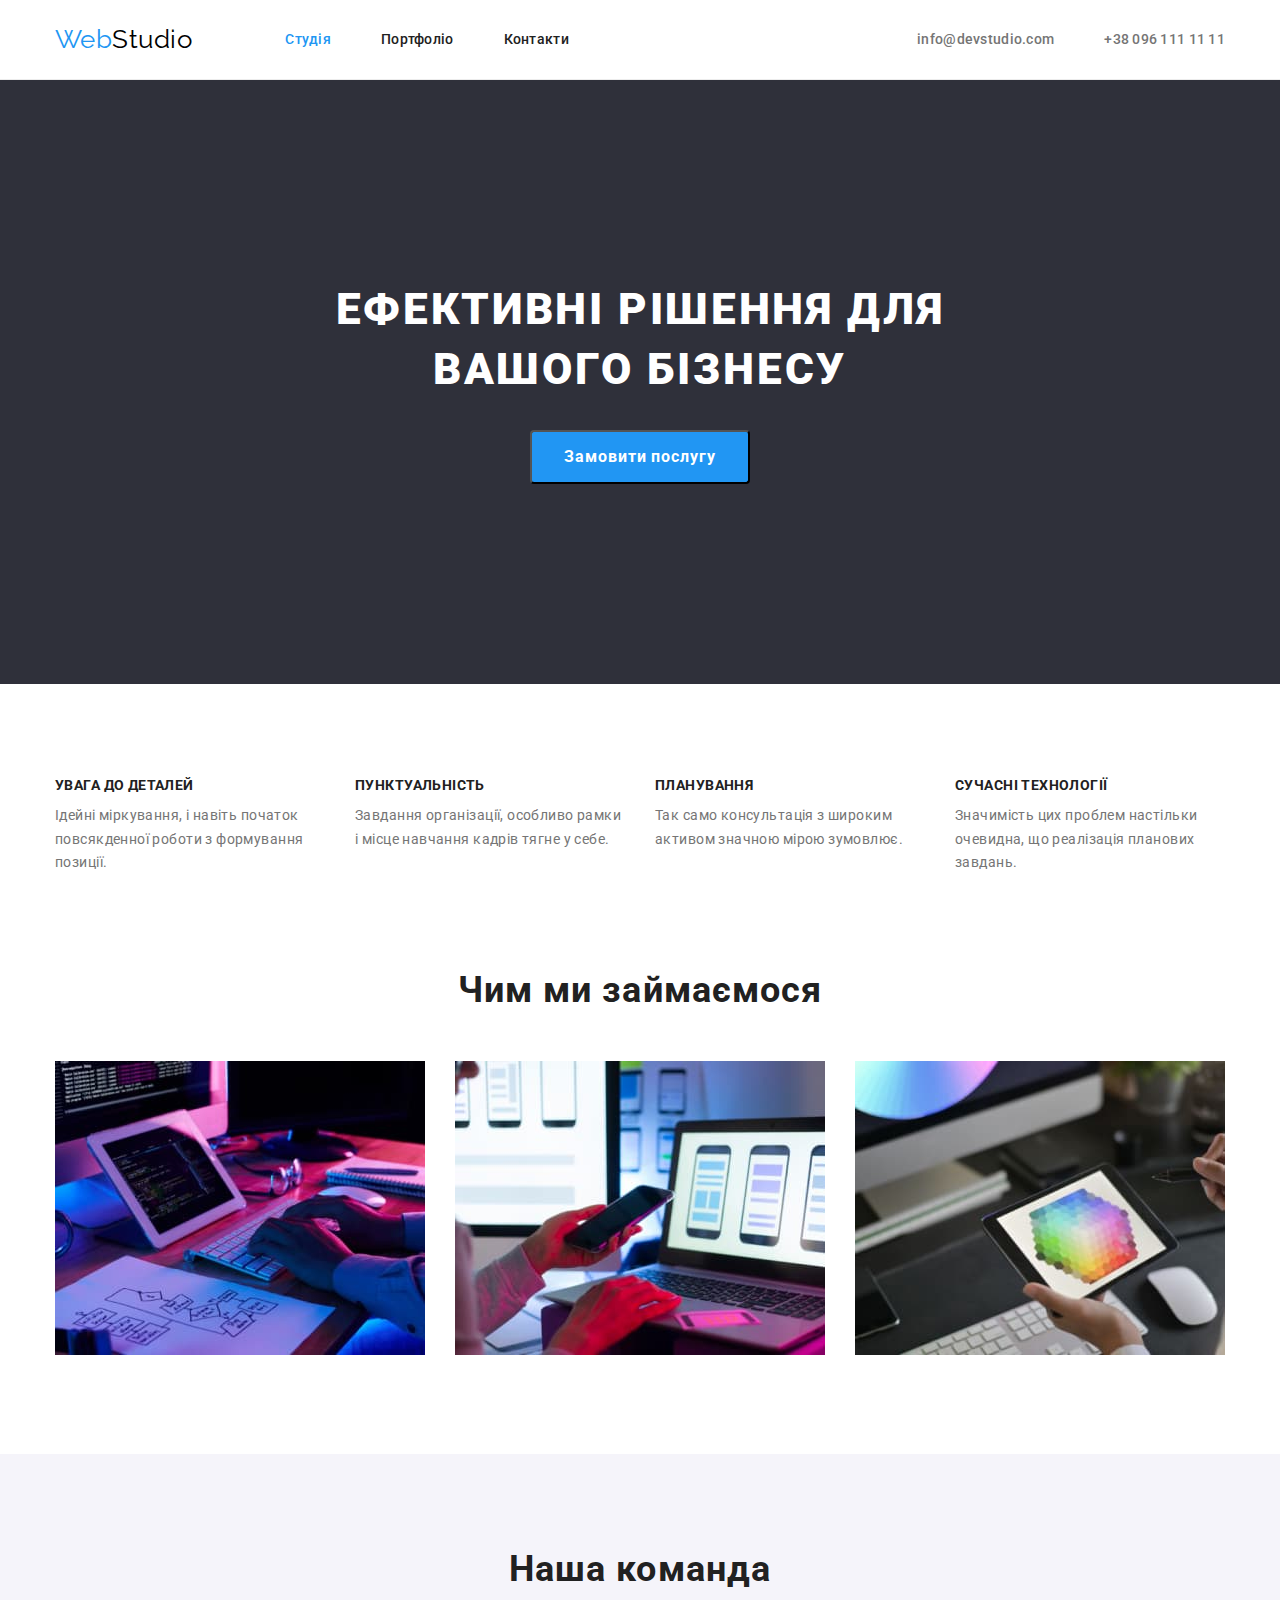
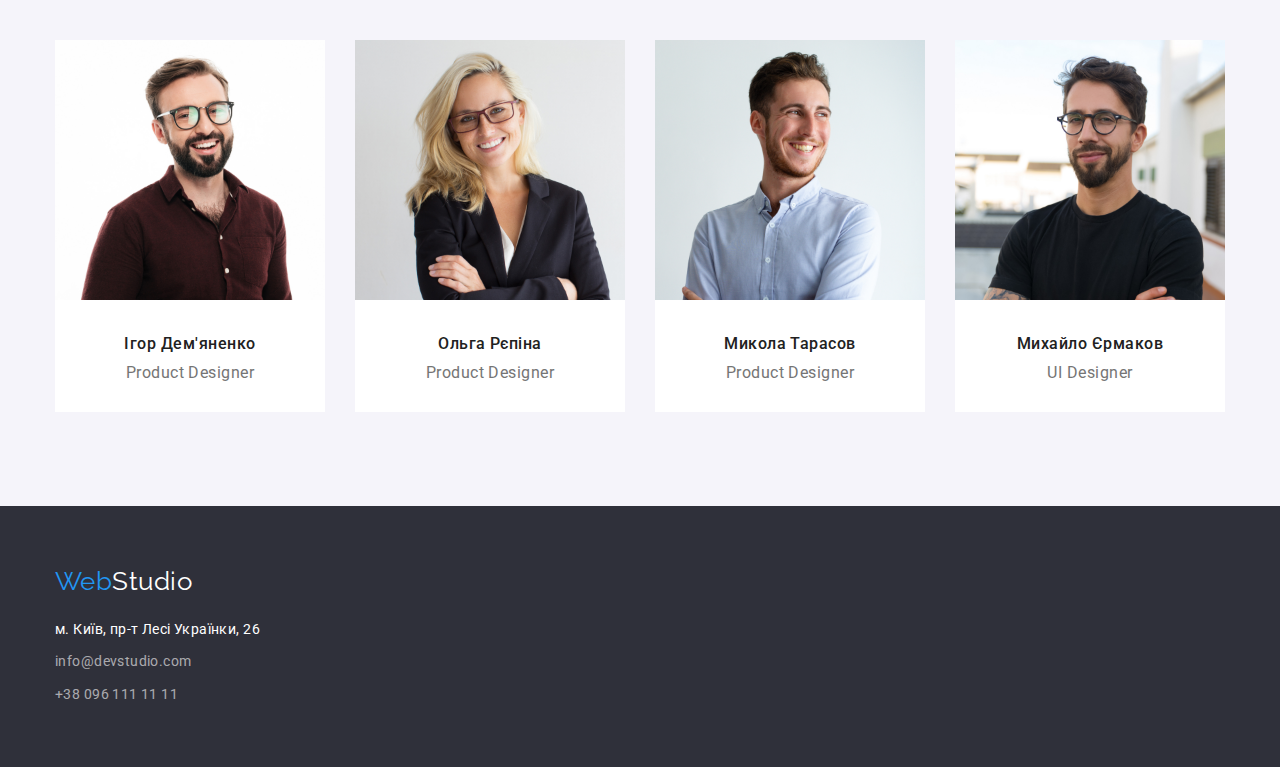
<file: index.html>
<!DOCTYPE html>
<html lang="uk">
    <head>
        <meta charset="UTF-8" />
        <meta http-equiv="X-UA-Compatible" content="IE=edge" />
        <meta name="viewport" content="width=device-width, initial-scale=1.0" />
        <title>Document</title>
        <link href="https://fonts.googleapis.com/css2?family=Raleway:wght@700&family=Roboto:wght@400;500;700;900&display=swap" rel="stylesheet" />
        <link rel="stylesheet" href="https://cdnjs.cloudflare.com/ajax/libs/modern-normalize/1.1.0/modern-normalize.min.css" />
        <link rel="stylesheet" href="./css/styles.css" />
    </head>
    <body class="page">
        <header class="page-header">
            <div class="container header-links">         
                <a href="/" class="decoration logo">
                    <span class="logo-one">Web</span><span class="logo-two">Studio</span>
                </a>
                <nav>
                <ul class="site-nav list">
                    <li class="item"><a href="./index.html" class="link current">Студія</a></li>
                    <li class="item"><a href="./portfolio.html" class="link">Портфоліо</a></li>
                    <li class="item"><a href="" class="link" >Контакти</a></li>
                </ul>
            </nav>
            <ul class="contacts list">
                <li class="item" ><a href="mailto:info@devstudio.com" class="link">info@devstudio.com</a></li>
                <li class="item"><a href="tel:+380961111111" class="link">+38 096 111 11 11</a></li>
            </ul>
        </div>
        </header>
        <main>
            <!--Шапка сайту-->
        
                <section class="hero">
                    <div class="container"> 
                    <h1 class="hero-title">Ефективні рішення для вашого бізнесу</h1>
                    <button type="button" class="button primary">Замовити послугу</button>
                </div>
                </section>
            
            <!--Основні акценти-->
            <section class="section">
                <div class="container">
            <!-- <h2 class="section-title">Наші пріорітети</h2>     -->
      
                <ul class="priority list">
                    <li class="priority-item">
                        <h3 class="title">УВАГА ДО ДЕТАЛЕЙ</h3>
                        <p class="text">
                            Ідейні міркування, і навіть початок повсякденної
                            роботи з формування позиції.
                        </p>
                    </li>
                    <li class="priority-item">
                        <h3 class="title">ПУНКТУАЛЬНІСТЬ</h3>
                        <p class="text">
                            Завдання організації, особливо рамки і місце
                            навчання кадрів тягне у себе.
                        </p>
                    </li>
                    <li class="priority-item" >
                        <h3 class="title">ПЛАНУВАННЯ</h3>
                        <p class="text">
                            Так само консультація з широким активом значною
                            мірою зумовлює.
                        </p>
                    </li>
                    <li class="priority-item">
                        <h3 class="title">СУЧАСНІ ТЕХНОЛОГІЇ</h3>
                        <p class="text">
                            Значимість цих проблем настільки очевидна, що
                            реалізація планових завдань.
                        </p>
                    </li>
                </ul>
            </div>
            </section>
            <!--Напрямки діяльності-->
            <section class="section direction">
                <div class="container"> 
                <h2 class="section-title">Чим ми займаємося</h2>
                <ul class="image-list list">
                    <li class="image-item">
                        <img 
                            src="./images/img-operation-1.jpg"
                            alt="вид діяльності 1"
                            width="370"
                        />
                    </li>

                    <li class="image-item">
                        <img
                            src="./images/img-operation-2.jpg"
                            alt="вид діяльності 2"
                            width="370"
                        />
                    </li>

                    <li class="image-item">
                        <img
                            src="./images/img-operation-3.jpg"
                            alt="вид діяльності 3"
                            width="370"
                        />
                    </li>
                </ul>
            </div>
            </section>
            <!--Наша команда-->

            <section class="section shadow">
                <div class="container">
                <h2 class="section-title">Наша команда</h2>
                <ul class="personal list">
                    <li class="personal-card">
                        <img
                            src="./images/img1.jpg"
                            alt="фото Ігор Дем'яненко"
                            width="270"
                        />
                        <div class="personal-data">
                        <h3 class="name">Ігор Дем'яненко</h3>
                        <p class="position">Product Designer</p></div>
                    </li>
                    <li class="personal-card">
                        <img
                            src="./images/img2.jpg"
                            alt="фото Ольга Рєпіна"
                            width="270"
                        />
                        <div class="personal-data">
                        <h3 class="name" >Ольга Рєпіна</h3>
                        <p class="position">Product Designer</p></div>
                    </li>
                    <li class="personal-card">
                        <img
                            src="./images/img3.jpg"
                            alt="фото Микола Тарасов"
                            width="270"
                        />
                        <div class="personal-data">
                        <h3 class="name">Микола Тарасов</h3>
                        <p class="position">Product Designer</p></div>
                    </li>
                    <li class="personal-card">
                        <img
                            src="./images/img4.jpg"
                            alt="фото Михайло Єрмаков"
                            width="270"
                        />
                        <div class="personal-data">
                        <h3 class="name">Михайло Єрмаков</h3>
                        <p class="position">UI Designer</p></div>
                    </li>
                </ul>
                </div>
            </section>
        </main>
        <!--футер-->
        <footer class="footer">
            <div class="container">
                <a href="/" class="logo decoration ">
                   <span class="logo-one">Web</span><span class="logo-three">Studio</span>
                </a>
                <address>
                    <ul class="address list">
                    <li><a href="/" class="post-address decoration">м. Київ, пр-т Лесі Українки, 26</a></li>
                    <li class="contact"><a href="mailto:info@devstudio.com" class="contact decoration">info@devstudio.com</a></li>
                    <li class="contact"><a href="tel:+38096111111" class="contact decoration">+38 096 111 11 11</a></li>
                </ul>
                </address>
            </div>
        </footer>
    </body>
</html>
</file>
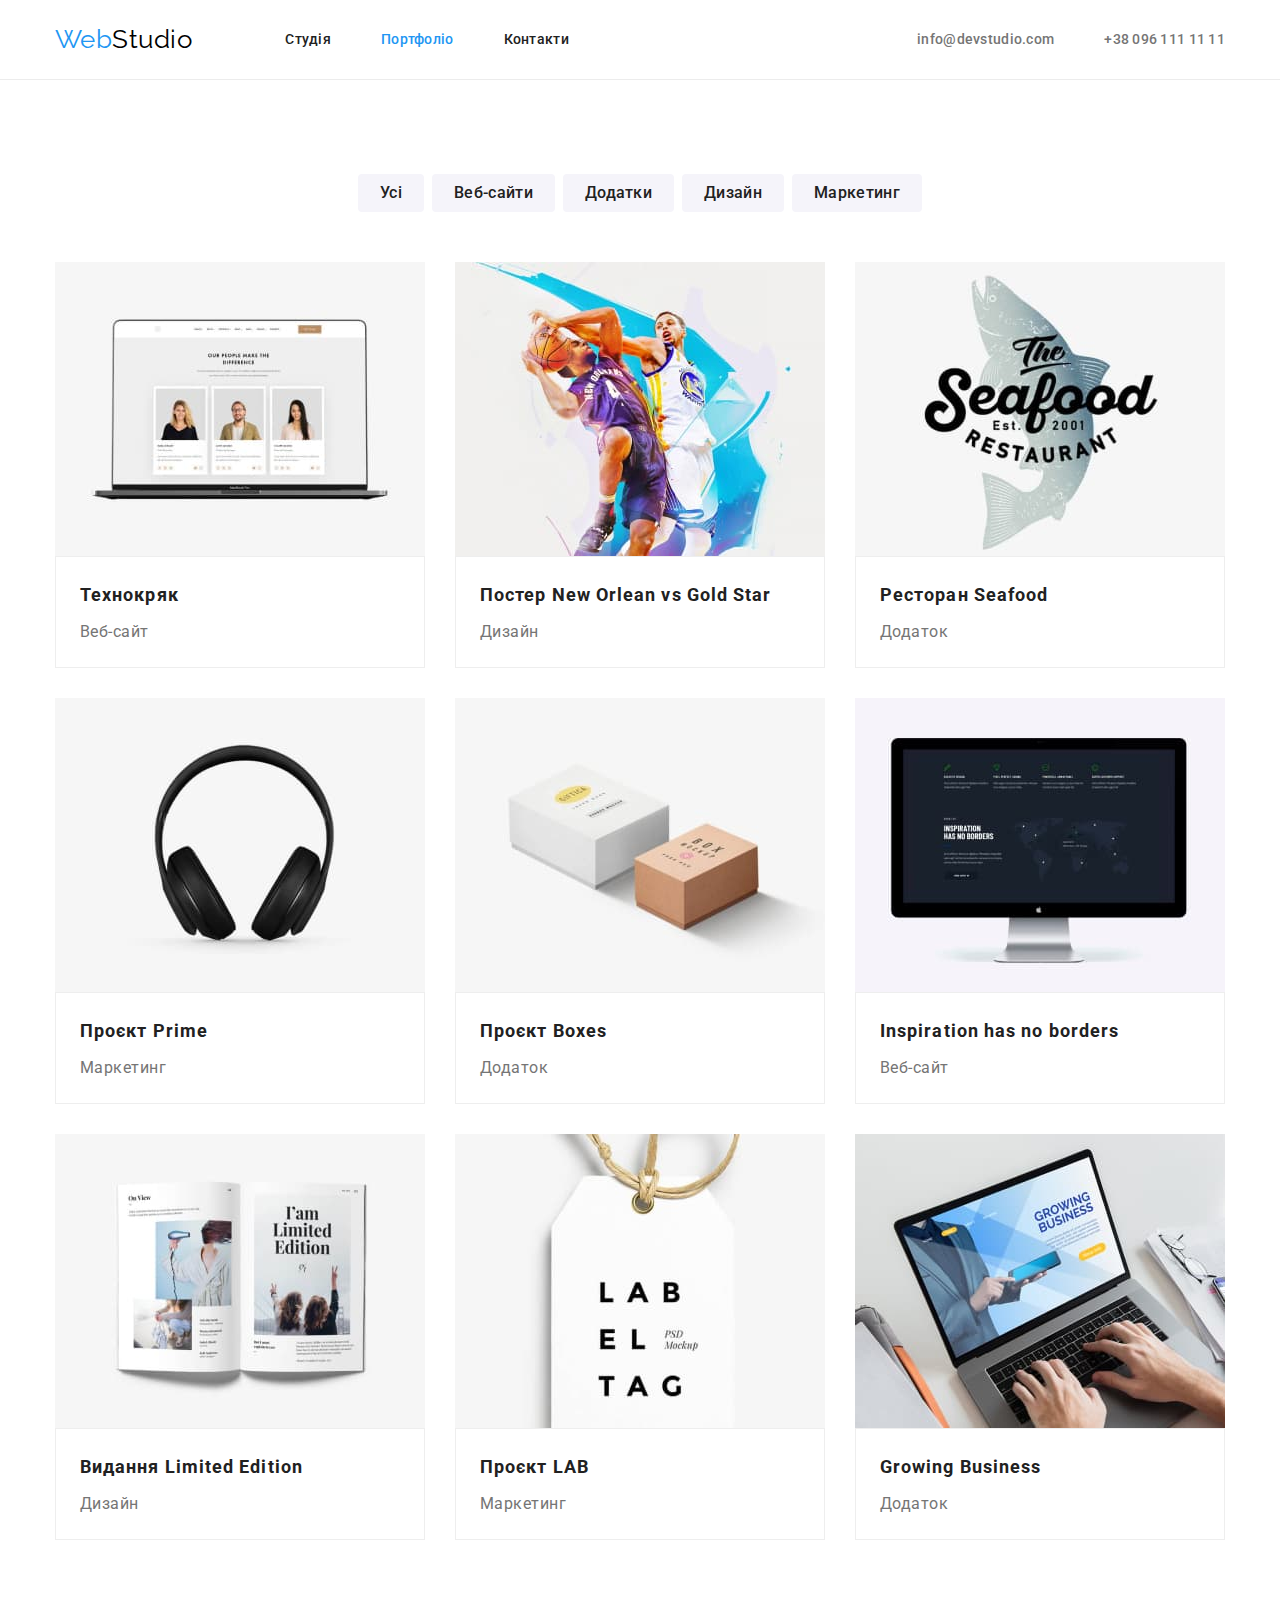
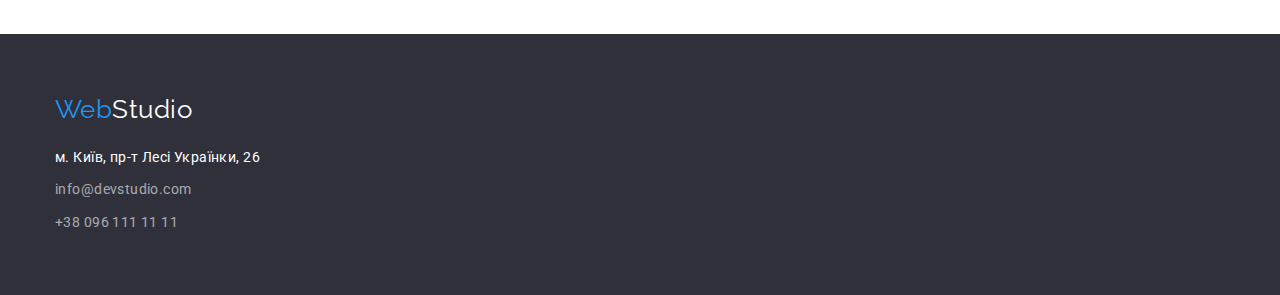
<file: portfolio.html>
<!DOCTYPE html>
<html lang="uk">
    <head>
        <meta charset="UTF-8" />
        <meta http-equiv="X-UA-Compatible" content="IE=edge" />
        <meta name="viewport" content="width=device-width, initial-scale=1.0" />
        <title>Document</title>
        <link href="https://fonts.googleapis.com/css2?family=Raleway:wght@700&family=Roboto:wght@400;500;700;900&display=swap" rel="stylesheet" />
        <link rel="stylesheet" href="https://cdnjs.cloudflare.com/ajax/libs/modern-normalize/1.1.0/modern-normalize.min.css" />
        <link rel="stylesheet" href="./css/styles.css" />
    </head>
    <body class="page">
        <header class="page-header">
            <div class="container header-links">         
                <a href="/" class="decoration logo">
                    <span class="logo-one">Web</span><span class="logo-two">Studio</span>
                </a>
                <nav>
                <ul class="site-nav list">
                    <li class="item"><a href="./index.html" class="link">Студія</a></li>
                    <li class="item"><a href="./portfolio.html" class="link  current">Портфоліо</a></li>
                    <li class="item"><a href="" class="link" >Контакти</a></li>
                </ul>
            </nav>
            <ul class="contacts list">
                <li class="item" ><a href="mailto:info@devstudio.com" class="link">info@devstudio.com</a></li>
                <li class="item"><a href="tel:+380961111111" class="link">+38 096 111 11 11</a></li>
            </ul>
        </div>
        </header>
        <!--Контент сторінки портфоліо-->
        <main>
            <section class="section">
                <div class="container"> 
             <!--<h1>Наші роботи</h1>-->
             <ul class="button-filter list"> 
                 <li class="button-item"><button type="button" class="button secondary filter">Усі</button></li>
                 <li class="button-item"><button type="button" class="button secondary filter">Веб-сайти</button></li>
                 <li class="button-item"><button type="button" class="button secondary filter">Додатки</button></li>
                 <li class="button-item"><button type="button" class="button secondary filter">Дизайн</button></li>
                 <li class="button-item"><button type="button" class="button secondary filter">Маркетинг</button></li>
                </ul>
                <ul class="work-example list">
                    <li class="card-example">
                        <img class="img"
                            src="./images/img-work-1.jpg"
                            alt="веб-сайт Приклад №1"
                            width="370"
                        />
                        <div class="card-title">
                        <h2 class="name-example">Технокряк</h2>
                        <p class="branch">Веб-сайт</p></div>
                    </li>
                    <li class="card-example">
                        <img class="img"
                            src="./images/img-work-2.jpg"
                            alt="Дизайн Приклад№2"
                            width="370"
                        />
                        <div class="card-title">

                            <h2 lang="en" class="name-example" >Постер New Orlean vs Gold Star</h2>
                            <p class="branch">Дизайн</p>
                        </div>
                    </li>
                    <li class="card-example">
                        <img class="img"
                            src="./images/img-work-3.jpg"
                            alt="Додаток Приклад№3"
                            width="370"
                        />
                        <div class="card-title"> 
                            <h2 lang="en" class="name-example">Ресторан Seafood</h2>
                            <p class="branch">Додаток</p>
                        </div>
                    </li>
                    <li class="card-example">
                        <img class="img"
                            src="./images/img-work-4.jpg"
                            alt="Маркетинг Приклад№4"
                            width="370"
                        />
                        <div class="card-title">

                            <h2 lang="en" class="name-example">Проєкт Prime</h2>
                            <p class="branch">Маркетинг</p>
                        </div>
                    </li>
                    <li class="card-example">
                        <img class="img"
                            src="./images/img-work-5.jpg"
                            alt="Додаток Приклад№5"
                            width="370"
                        />
                        <div class="card-title">

                            <h2 lang="en" class="name-example">Проєкт Boxes</h2>
                            <p class="branch">Додаток</p>
                        </div>
                    </li>
                    <li class="card-example">
                        <img class="img"
                            src="./images/img-work-6.jpg"
                            alt="Веб-сайт Приклад №6"
                            width="370"
                        />
                        <div class="card-title">

                            <h2 lang="en" class="name-example">Inspiration has no borders</h2>
                            <p class="branch">Веб-сайт</p>
                        </div>
                    </li>
                    <li class="card-example">
                        <img class="img"
                            src="./images/img-work-7.jpg"
                            alt="Дизайн Приклад №7"
                            width="370"
                        />
                        <div class="card-title">

                            <h2 lang="en" class="name-example">Видання Limited Edition</h2>
                            <p class="branch">Дизайн</p>
                        </div>
                    </li>
                    <li class="card-example">
                        <img class="img"
                            src="./images/img-work-8.jpg"
                            alt="Маркетинг Приклад №8"
                            width="370"
                        />
                        <div class="card-title">

                            <h2 lang="en" class="name-example">Проєкт LAB</h2>
                            <p class="branch">Маркетинг</p>
                        </div>
                    </li>
                    <li class="card-example">
                        <img class="img"
                            src="./images/img-work-9.jpg"
                            alt="Додаток Приклад №9"
                            width="370"
                        />
                        <div class="card-title">

                            <h2 lang="en" class="name-example">Growing Business</h2>
                            <p class="branch">Додаток</p>
                        </div>
                    </li>
                </ul>
            </div>
            </section>
        </main>
        <!--футер-->
        <footer class="footer">
            <div class="container">
                <a href="/" class="logo decoration ">
                   <span class="logo-one">Web</span><span class="logo-three">Studio</span>
                </a>
                <address>
                    <ul class="address list">
                    <li><a href="/" class="post-address decoration">м. Київ, пр-т Лесі Українки, 26</a></li>
                    <li class="contact"><a href="mailto:info@devstudio.com" class="contact decoration">info@devstudio.com</a></li>
                    <li class="contact"><a href="tel:+38096111111" class="contact decoration">+38 096 111 11 11</a></li>
                </ul>
                </address>
            </div>
        </footer>
    </body>
</html>
</file>
<file: css/styles.css>
:root {
    --primary-text-color: #2F303A;
    --title-text-color: #212121;
--primaty-white-color: #FFFFFF;
    --accent-color: #2196F3;
}

.page {  
margin: 0;
font-family: 'Roboto', sans-serif;
background-color: white;
color:#757575 ;
letter-spacing: 0.03em;
}

.page-header {
padding-top: 24px;
padding-bottom: 24px;
border-bottom:1px solid #ECECEC;
}
.decoration {
text-decoration: none;
}

.header-links {
display: flex;
padding-left: 0;
align-items: center;
}

.container {
margin: 0 auto;
padding-left: 15px;
padding-right: 15px;
width: 1200px; 
}

.header-links {
margin: auto;
}

/* logo */
.logo {
font-family: 'Raleway', sans-serif;
font-style: Bold;
font-size: 26px;
line-height: 1.2;
}

.logo-one {
color:var(--accent-color);
}

.logo-two {
color:#000000;
}

.logo-three {
color: #FFFFFF;
}

.list {   
margin: 0;
padding: 0;
list-style: none;
}

.site-nav  {
margin-left: 93px;
display: flex;
}

.site-nav .item:not(:last-child) {
margin-right: 50px;
}

.site-nav .link, .contacts .link {
color:var(--title-text-color);
font-weight: 500;
font-size: 14px;
line-height: 1.14;
letter-spacing: 0.02em;
text-decoration: none;
}

.contacts {
margin-left: auto;
display: flex;  
justify-content: flex-end;
}

.contacts .item:not(:last-child) {
margin-right: 50px;
}

.contacts .link {
color: #757575 ;
 }

.site-nav .link:hover,
.site-nav .link:focus {
color: var(--accent-color);
}

.site-nav .link.current {
color: var(--accent-color);
}

.contacts .link:hover,
.contacts .link:focus {
color: var(--accent-color);
}

.contacts .link.current {
color: var(--accent-color);
}

.hero {
padding-top: 200px;
padding-bottom: 200px;
text-align: center;
}

.hero, .footer {

background-color:#2F303A;
}

.hero-title {
margin-top :0px;
margin-bottom: 30px;
margin-left: auto;
margin-right: auto;
width: 696px;
color: #FFFFFF;
font-weight: 900;
font-size: 44px;
line-height: 1.36;
letter-spacing: 0.06em;
text-transform: uppercase;
}

.button {
padding: 10px 32px ;
font-family: inherit;
color:var(--title-text-color); 
background: #F5F4FA;
font-weight: 500;
font-size: 14px;
line-height: 1.62;
letter-spacing: 0.02em;
border-radius: 4px;

}

.button.primary {
background-color:var(--accent-color);
color: var(--primaty-white-color);
font-weight: 700;
font-size: 16px;
line-height: 1.88;
letter-spacing: 0.06em; 
}

.button.secondary {
background-color: F5F4FA;
color:var(--title-text-color);
border: none;
}

.button.secondary:hover,
.button.secondary:focus {
 background-color:var(--accent-color);
color: var(--primaty-white-color);   
}

.button.secondary:current {
background-color:var(--accent-color);
color: var(--primaty-white-color);}

.section {
padding-top: 94px;
padding-bottom: 94px;
  
}
.direction {
padding-top: 0;
}

.section-title {
margin-top: 0;
margin-bottom: 0;
color:var(--title-text-color);
font-size: 36px;
line-height: 1.17;
text-align: center;
letter-spacing: 0.03em;
} 

.priority {
display: flex;
} 

.priority-item {
width: 270px;
} 

.priority-item:not(:last-child) {
margin-right: 30px;
}

.title   {
margin-top: 0; 
margin-bottom: 10px;
color:var(--title-text-color);
font-size: 14px;
line-height: 1.14;
letter-spacing: 0.03em;
text-transform: uppercase;
}


.priority .text {
margin-top: 0; 
margin-bottom: 0;   
font-size: 14px;
line-height: 1.7;
letter-spacing: 0.03em;
}

.image-list {
margin-top: 50px;
display: flex;
}

.image-item:not(:last-child) {
margin-right: 30px;
}

.shadow {
background: #F5F4FA;
padding-bottom: 94px;
}

.personal {
margin-top: 50px;
display: flex;
}

.personal-card {
width: 270px;
background-color: #FFFFFF;
}
.personal-card:not(:last-child) {
margin-right: 30px;
}

.personal-data {
padding-top: 30px;
padding-bottom: 30px;
text-align: center;
}

.name {
margin-bottom: 0;
margin-top: 0;
color:var(--title-text-color);
font-weight: 500;
font-size: 16px;
line-height: 1.19;
}

.position {
margin-top: 10px;
margin-bottom: 0;     
font-size: 16px;
line-height: 1.19;
letter-spacing: 0.03em;
}

/* footer */
.footer {
padding-top: 60px;
padding-bottom: 60px;
}

.post-address, .address .contact {
color: #FFFFFF ;
font-family: 'Roboto';
font-style: normal;
font-size: 14px;
line-height: 1.71;
letter-spacing: 0.03em;

}
.address {
margin-top: 20px;
}

.contact {
margin-top: 9px;
}

.address .contact {
color: rgba(255, 255, 255, 0.6);
 }

.address .contact:hover,
.address .contact:focus {
color: var(--accent-color);  
}


/* portfolio */

.button-filter {

margin-bottom: 50px;
display: flex;
justify-content: center;
}
.filter {
    padding: 6px 22px ;
    font-size: 16px;
}

.button-item:not(:last-child) {
margin-right: 8px;
}

.work-example {
display: flex;
flex-wrap: wrap;
    
}
.card-example {
    margin-bottom: 30px;
    width: 370px;
    background-color: #FFFFFF; 
}

.img {
display: block;
max-width: 100%;
height: auto;
}

.card-title { 
padding: 20px 24px;
border: 1px solid #EEEEEE;
}

.card-example:nth-last-child(-n+3) {
margin-bottom: 0;
 }

.card-example {
margin-right: 30px;
}

.card-example:nth-child(3n){
margin-right: 0px;
}

.name-example {
margin-bottom: 0; 
margin-top: 0;
color:var(--title-text-color);  
font-size: 18px;
line-height: 2;
letter-spacing: 0.06em;
}

.branch {
margin-top: 4px;
margin-bottom: 0;
font-size: 16px;
line-height: 1.88;
letter-spacing: 0.03em;
}
</file>
